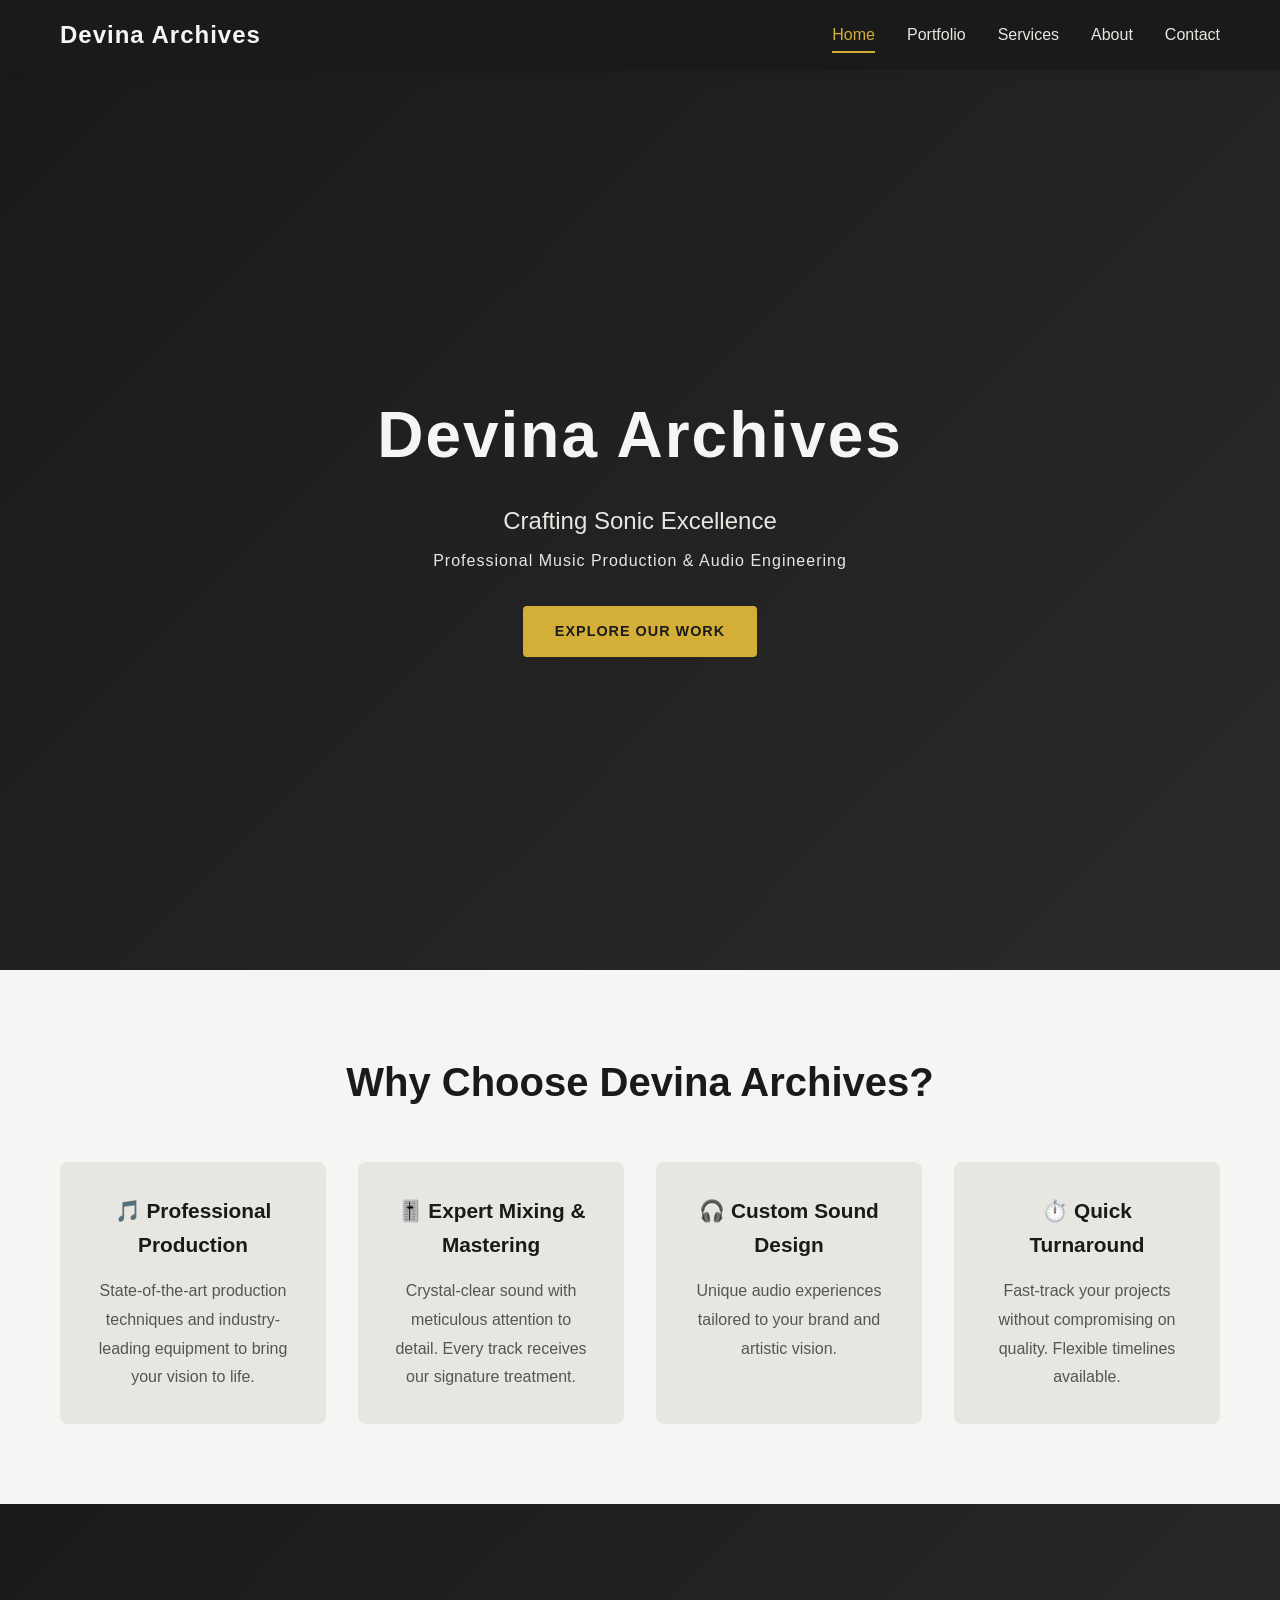
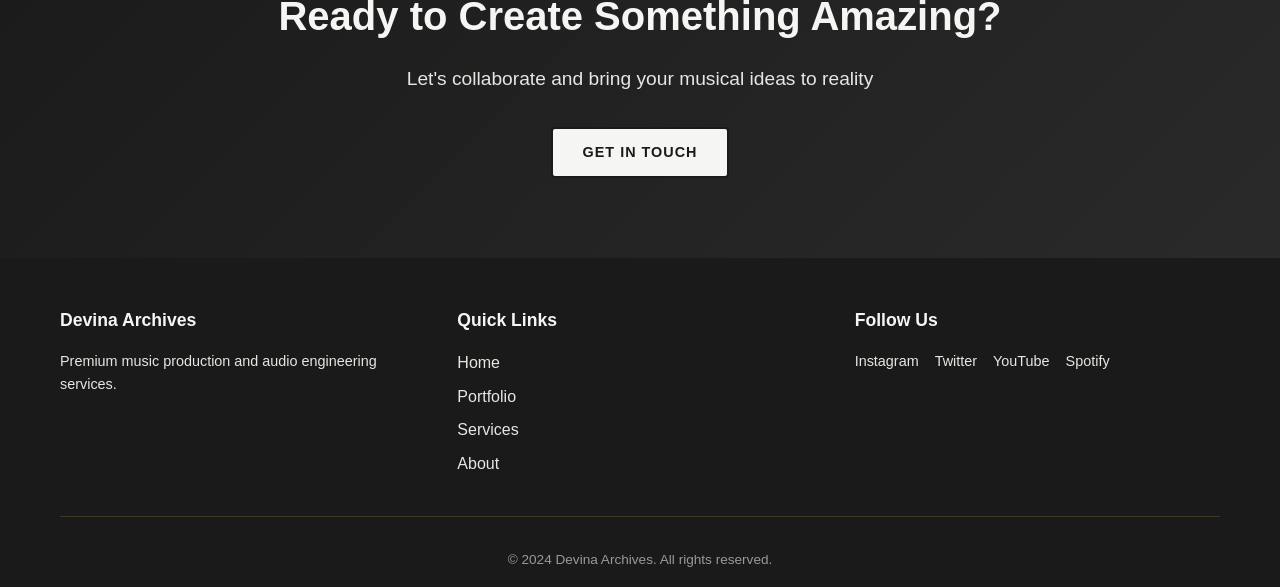
<file: index.html>
<!DOCTYPE html>
<html lang="en">
<head>
    <meta charset="UTF-8">
    <meta name="viewport" content="width=device-width, initial-scale=1.0">
    <title>Devina Archives - Music Production Company</title>
    <link rel="stylesheet" href="style.css">
</head>
<body>
    <!-- Navigation -->
    <nav class="navbar">
        <div class="container">
            <div class="nav-brand">Devina Archives</div>
            <ul class="nav-links">
                <li><a href="index.html" class="active">Home</a></li>
                <li><a href="portfolio.html">Portfolio</a></li>
                <li><a href="services.html">Services</a></li>
                <li><a href="about.html">About</a></li>
                <li><a href="contact.html">Contact</a></li>
            </ul>
        </div>
    </nav>

    <!-- Hero Section -->
    <section class="hero">
        <div class="hero-content">
            <h1>Devina Archives</h1>
            <p>Crafting Sonic Excellence</p>
            <p class="hero-subtitle">Professional Music Production & Audio Engineering</p>
            <a href="portfolio.html" class="btn btn-primary">Explore Our Work</a>
        </div>
    </section>

    <!-- Featured Section -->
    <section class="featured">
        <div class="container">
            <h2>Why Choose Devina Archives?</h2>
            <div class="features-grid">
                <div class="feature-card">
                    <h3>🎵 Professional Production</h3>
                    <p>State-of-the-art production techniques and industry-leading equipment to bring your vision to life.</p>
                </div>
                <div class="feature-card">
                    <h3>🎚️ Expert Mixing & Mastering</h3>
                    <p>Crystal-clear sound with meticulous attention to detail. Every track receives our signature treatment.</p>
                </div>
                <div class="feature-card">
                    <h3>🎧 Custom Sound Design</h3>
                    <p>Unique audio experiences tailored to your brand and artistic vision.</p>
                </div>
                <div class="feature-card">
                    <h3>⏱️ Quick Turnaround</h3>
                    <p>Fast-track your projects without compromising on quality. Flexible timelines available.</p>
                </div>
            </div>
        </div>
    </section>

    <!-- Call to Action -->
    <section class="cta">
        <div class="container">
            <h2>Ready to Create Something Amazing?</h2>
            <p>Let's collaborate and bring your musical ideas to reality</p>
            <a href="contact.html" class="btn btn-secondary">Get In Touch</a>
        </div>
    </section>

    <!-- Footer -->
    <footer class="footer">
        <div class="container">
            <div class="footer-content">
                <div class="footer-section">
                    <h4>Devina Archives</h4>
                    <p>Premium music production and audio engineering services.</p>
                </div>
                <div class="footer-section">
                    <h4>Quick Links</h4>
                    <ul>
                        <li><a href="index.html">Home</a></li>
                        <li><a href="portfolio.html">Portfolio</a></li>
                        <li><a href="services.html">Services</a></li>
                        <li><a href="about.html">About</a></li>
                    </ul>
                </div>
                <div class="footer-section">
                    <h4>Follow Us</h4>
                    <div class="social-links">
                        <a href="#" class="social-link">Instagram</a>
                        <a href="#" class="social-link">Twitter</a>
                        <a href="#" class="social-link">YouTube</a>
                        <a href="#" class="social-link">Spotify</a>
                    </div>
                </div>
            </div>
            <div class="footer-bottom">
                <p>&copy; 2024 Devina Archives. All rights reserved.</p>
            </div>
        </div>
    </footer>

    <script src="script.js"></script>
</body>
</html>
</file>
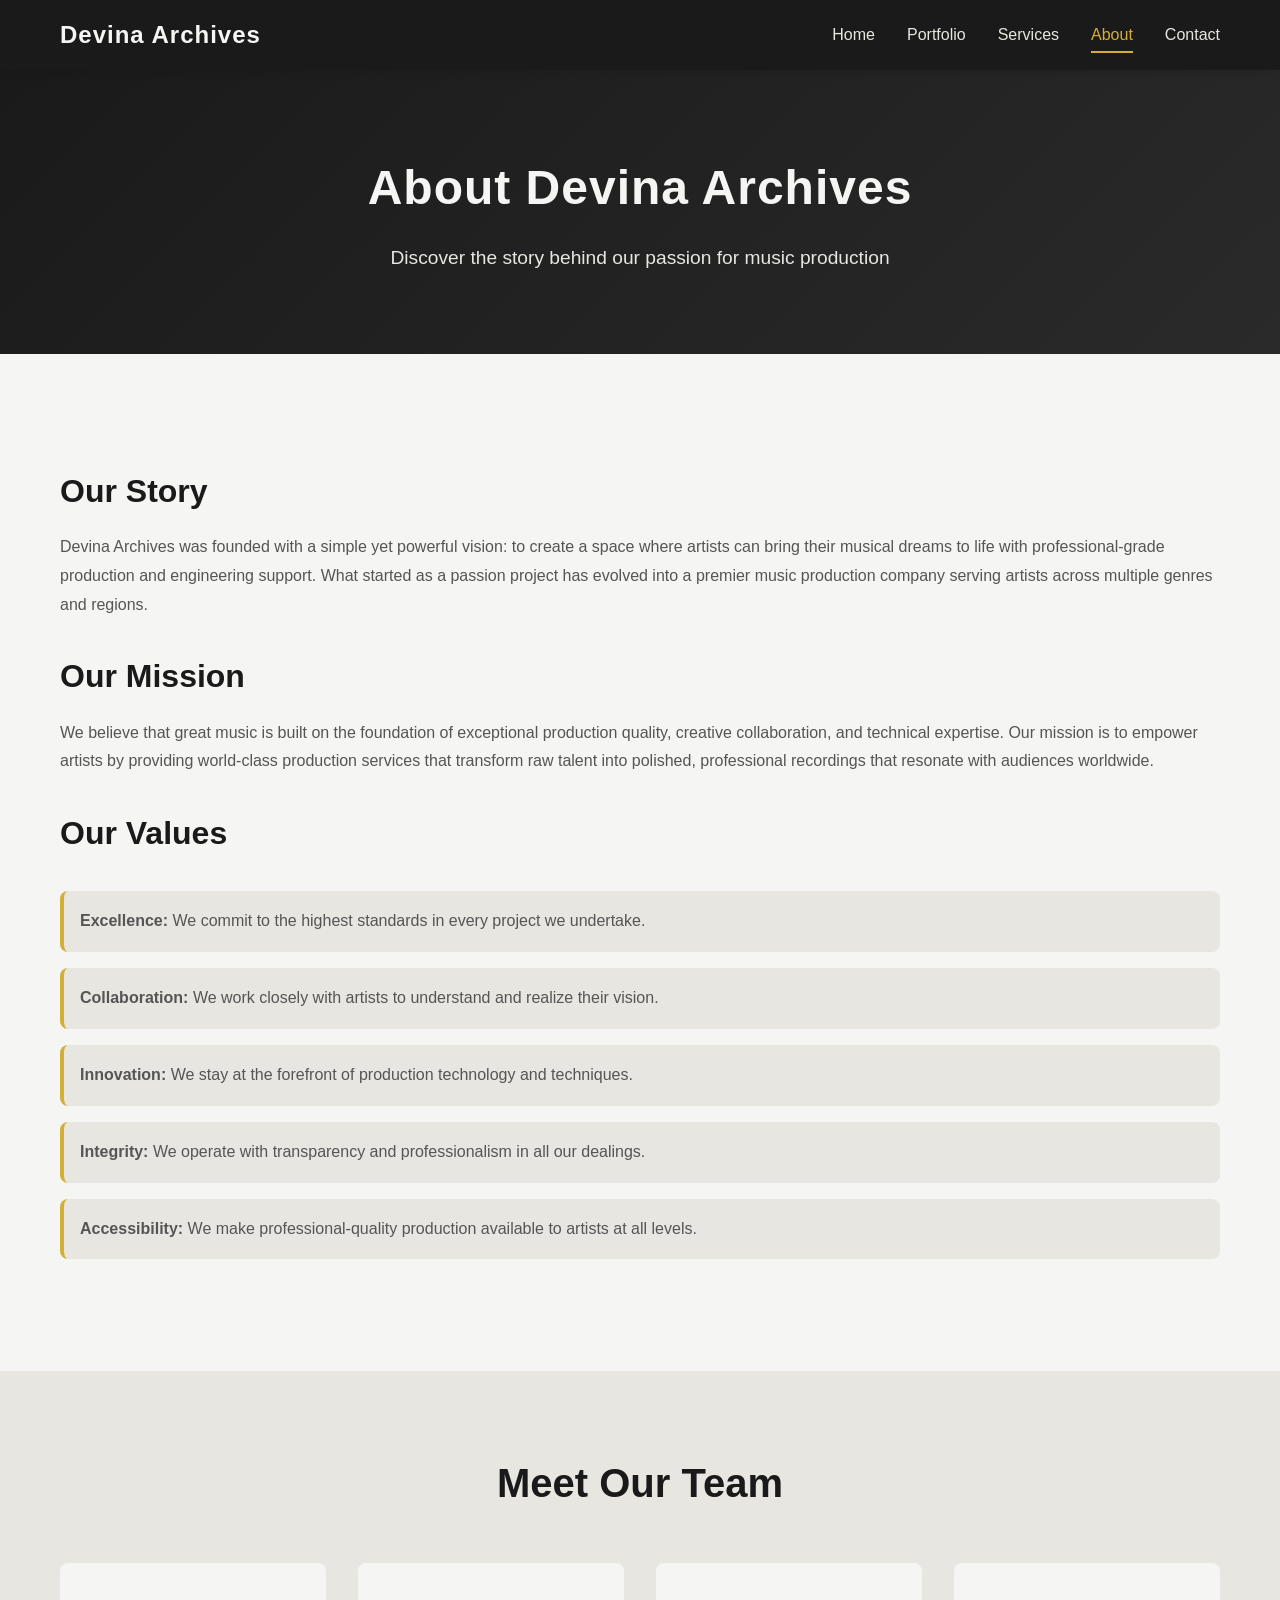
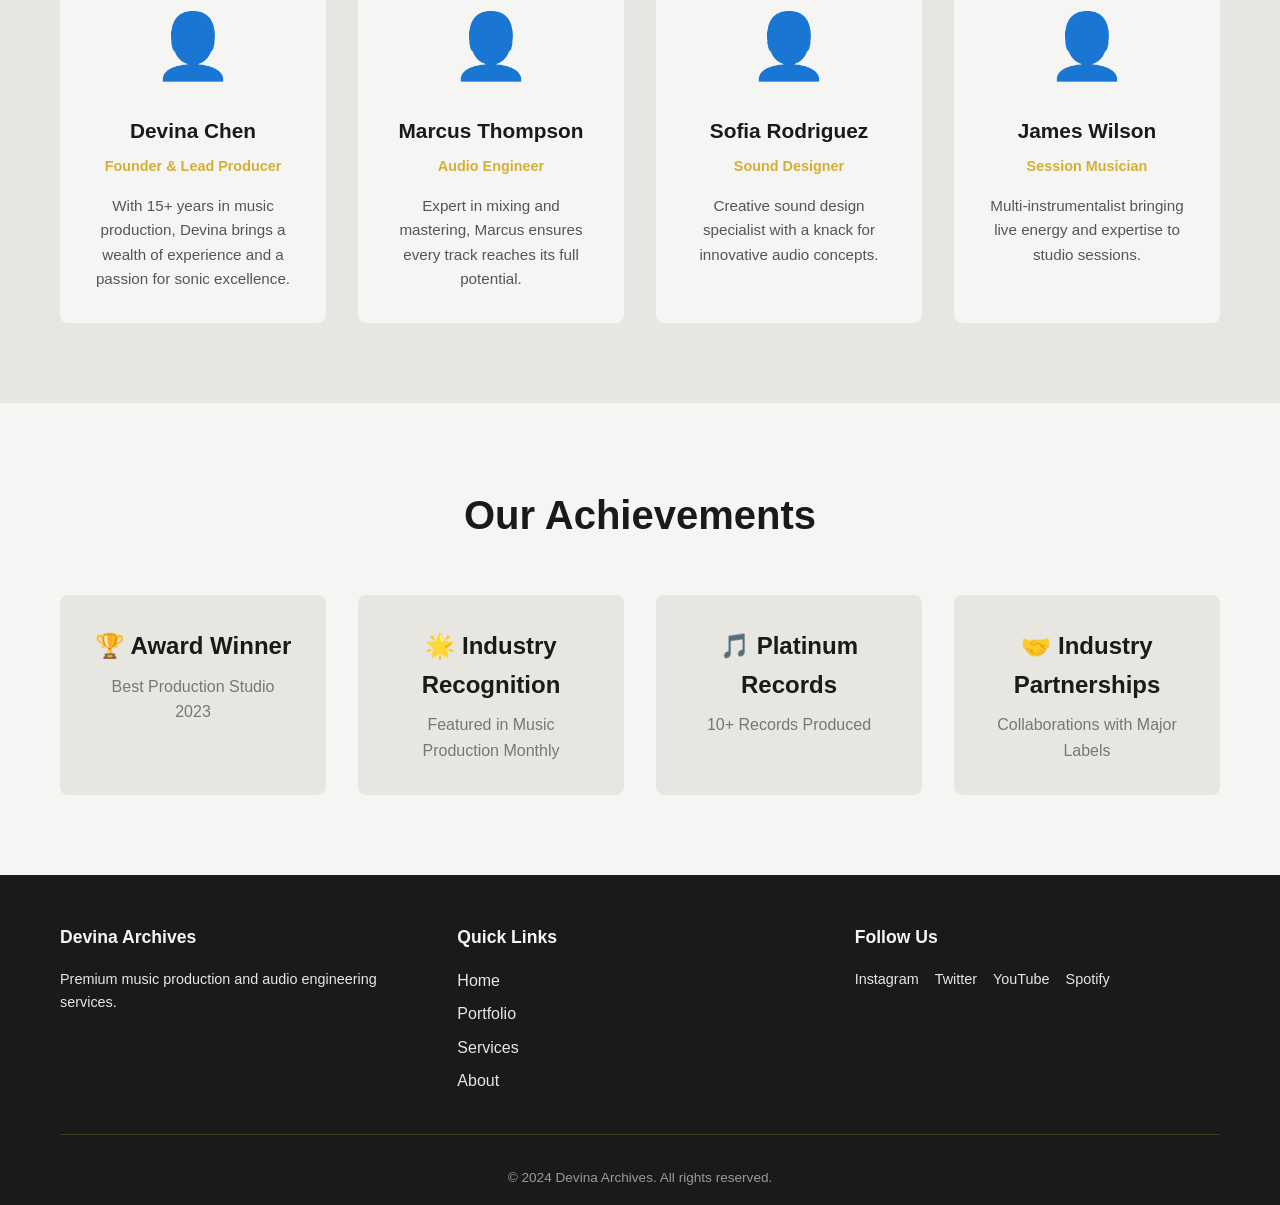
<file: about.html>
<!DOCTYPE html>
<html lang="en">
<head>
    <meta charset="UTF-8">
    <meta name="viewport" content="width=device-width, initial-scale=1.0">
    <title>About - Devina Archives</title>
    <link rel="stylesheet" href="style.css">
</head>
<body>
    <!-- Navigation -->
    <nav class="navbar">
        <div class="container">
            <div class="nav-brand">Devina Archives</div>
            <ul class="nav-links">
                <li><a href="index.html">Home</a></li>
                <li><a href="portfolio.html">Portfolio</a></li>
                <li><a href="services.html">Services</a></li>
                <li><a href="about.html" class="active">About</a></li>
                <li><a href="contact.html">Contact</a></li>
            </ul>
        </div>
    </nav>

    <!-- Page Header -->
    <section class="page-header">
        <div class="container">
            <h1>About Devina Archives</h1>
            <p>Discover the story behind our passion for music production</p>
        </div>
    </section>

    <!-- About Section -->
    <section class="about-section">
        <div class="container">
            <div class="about-content">
                <h2>Our Story</h2>
                <p>Devina Archives was founded with a simple yet powerful vision: to create a space where artists can bring their musical dreams to life with professional-grade production and engineering support. What started as a passion project has evolved into a premier music production company serving artists across multiple genres and regions.</p>
                
                <h2>Our Mission</h2>
                <p>We believe that great music is built on the foundation of exceptional production quality, creative collaboration, and technical expertise. Our mission is to empower artists by providing world-class production services that transform raw talent into polished, professional recordings that resonate with audiences worldwide.</p>

                <h2>Our Values</h2>
                <ul class="values-list">
                    <li><strong>Excellence:</strong> We commit to the highest standards in every project we undertake.</li>
                    <li><strong>Collaboration:</strong> We work closely with artists to understand and realize their vision.</li>
                    <li><strong>Innovation:</strong> We stay at the forefront of production technology and techniques.</li>
                    <li><strong>Integrity:</strong> We operate with transparency and professionalism in all our dealings.</li>
                    <li><strong>Accessibility:</strong> We make professional-quality production available to artists at all levels.</li>
                </ul>
            </div>
        </div>
    </section>

    <!-- Team Section -->
    <section class="team">
        <div class="container">
            <h2>Meet Our Team</h2>
            <div class="team-grid">
                <div class="team-member">
                    <div class="member-avatar">👤</div>
                    <h3>Devina Chen</h3>
                    <p class="member-title">Founder & Lead Producer</p>
                    <p class="member-bio">With 15+ years in music production, Devina brings a wealth of experience and a passion for sonic excellence.</p>
                </div>

                <div class="team-member">
                    <div class="member-avatar">👤</div>
                    <h3>Marcus Thompson</h3>
                    <p class="member-title">Audio Engineer</p>
                    <p class="member-bio">Expert in mixing and mastering, Marcus ensures every track reaches its full potential.</p>
                </div>

                <div class="team-member">
                    <div class="member-avatar">👤</div>
                    <h3>Sofia Rodriguez</h3>
                    <p class="member-title">Sound Designer</p>
                    <p class="member-bio">Creative sound design specialist with a knack for innovative audio concepts.</p>
                </div>

                <div class="team-member">
                    <div class="member-avatar">👤</div>
                    <h3>James Wilson</h3>
                    <p class="member-title">Session Musician</p>
                    <p class="member-bio">Multi-instrumentalist bringing live energy and expertise to studio sessions.</p>
                </div>
            </div>
        </div>
    </section>

    <!-- Achievements Section -->
    <section class="achievements">
        <div class="container">
            <h2>Our Achievements</h2>
            <div class="achievements-grid">
                <div class="achievement">
                    <h3>🏆 Award Winner</h3>
                    <p>Best Production Studio 2023</p>
                </div>
                <div class="achievement">
                    <h3>🌟 Industry Recognition</h3>
                    <p>Featured in Music Production Monthly</p>
                </div>
                <div class="achievement">
                    <h3>🎵 Platinum Records</h3>
                    <p>10+ Records Produced</p>
                </div>
                <div class="achievement">
                    <h3>🤝 Industry Partnerships</h3>
                    <p>Collaborations with Major Labels</p>
                </div>
            </div>
        </div>
    </section>

    <!-- Footer -->
    <footer class="footer">
        <div class="container">
            <div class="footer-content">
                <div class="footer-section">
                    <h4>Devina Archives</h4>
                    <p>Premium music production and audio engineering services.</p>
                </div>
                <div class="footer-section">
                    <h4>Quick Links</h4>
                    <ul>
                        <li><a href="index.html">Home</a></li>
                        <li><a href="portfolio.html">Portfolio</a></li>
                        <li><a href="services.html">Services</a></li>
                        <li><a href="about.html">About</a></li>
                    </ul>
                </div>
                <div class="footer-section">
                    <h4>Follow Us</h4>
                    <div class="social-links">
                        <a href="#" class="social-link">Instagram</a>
                        <a href="#" class="social-link">Twitter</a>
                        <a href="#" class="social-link">YouTube</a>
                        <a href="#" class="social-link">Spotify</a>
                    </div>
                </div>
            </div>
            <div class="footer-bottom">
                <p>&copy; 2024 Devina Archives. All rights reserved.</p>
            </div>
        </div>
    </footer>

    <script src="script.js"></script>
</body>
</html>
</file>
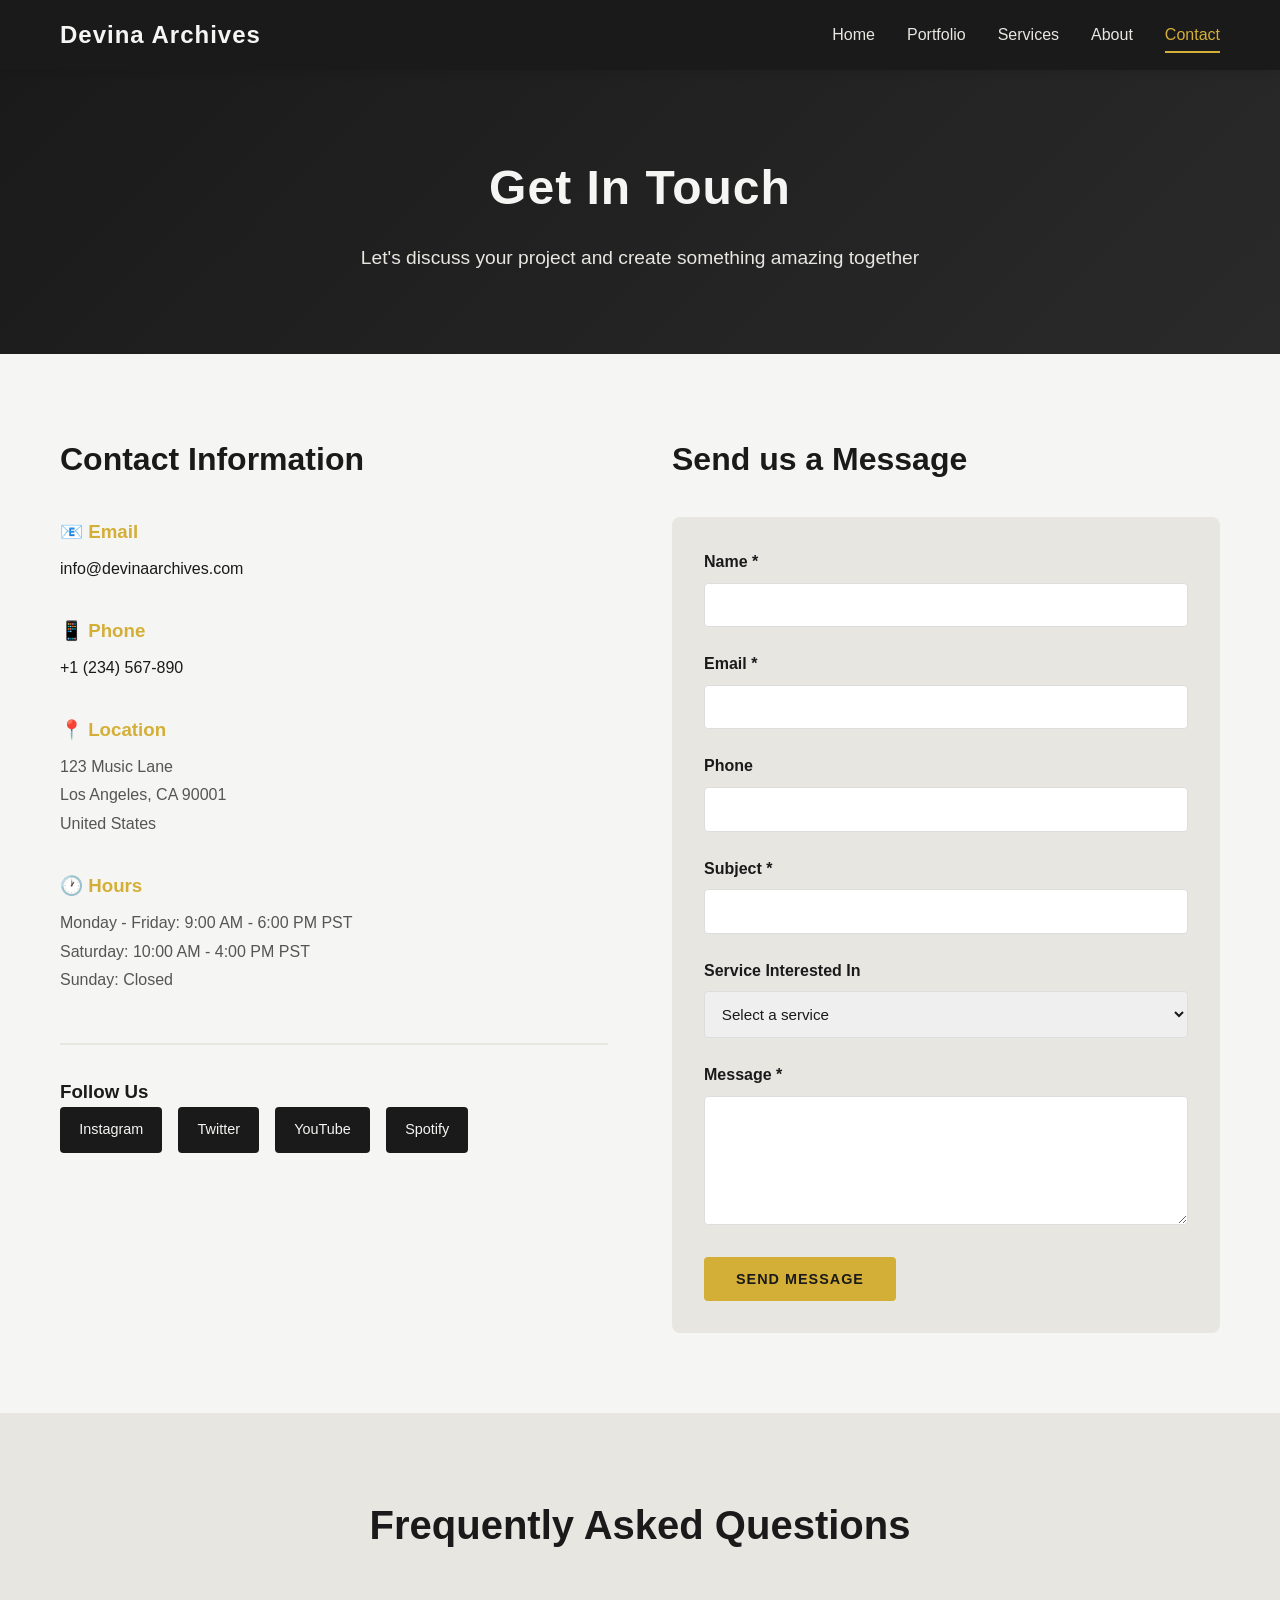
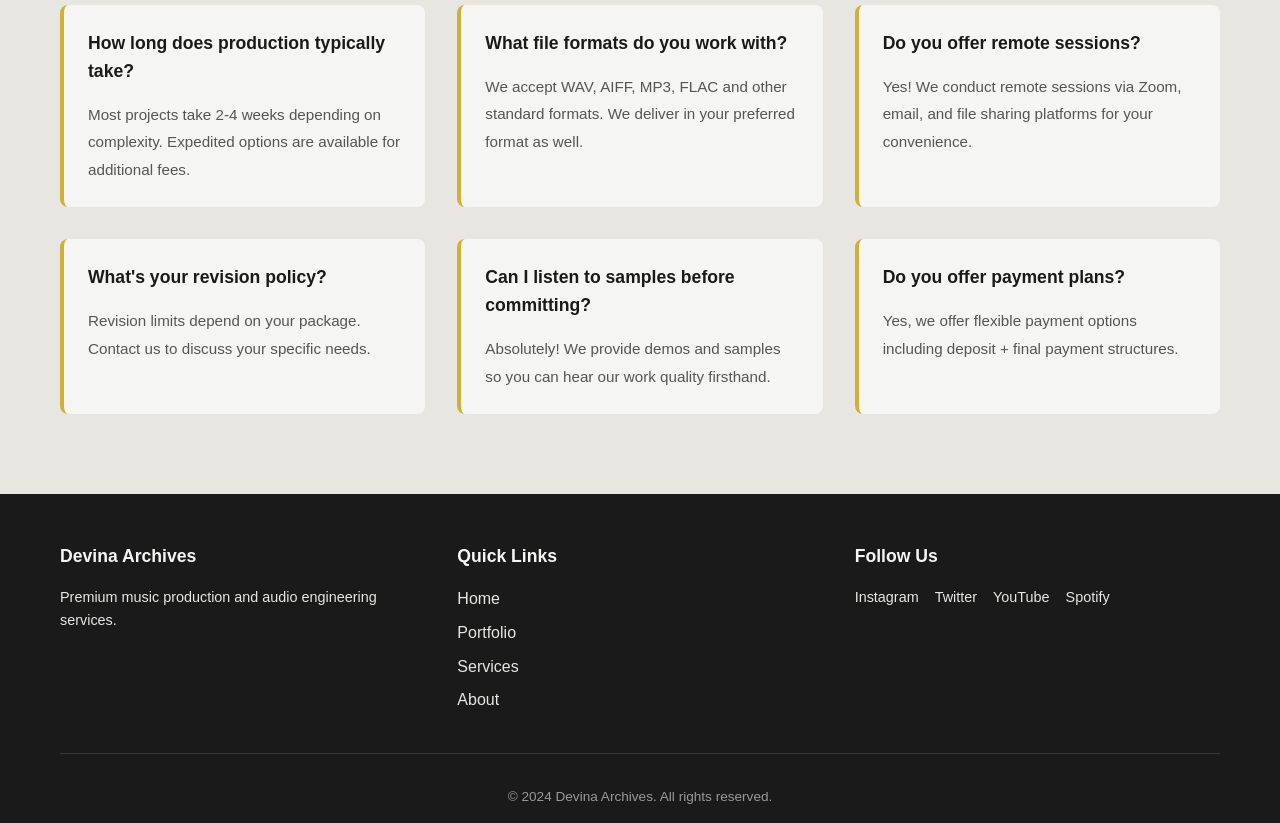
<file: contact.html>
<!DOCTYPE html>
<html lang="en">
<head>
    <meta charset="UTF-8">
    <meta name="viewport" content="width=device-width, initial-scale=1.0">
    <title>Contact - Devina Archives</title>
    <link rel="stylesheet" href="style.css">
</head>
<body>
    <!-- Navigation -->
    <nav class="navbar">
        <div class="container">
            <div class="nav-brand">Devina Archives</div>
            <ul class="nav-links">
                <li><a href="index.html">Home</a></li>
                <li><a href="portfolio.html">Portfolio</a></li>
                <li><a href="services.html">Services</a></li>
                <li><a href="about.html">About</a></li>
                <li><a href="contact.html" class="active">Contact</a></li>
            </ul>
        </div>
    </nav>

    <!-- Page Header -->
    <section class="page-header">
        <div class="container">
            <h1>Get In Touch</h1>
            <p>Let's discuss your project and create something amazing together</p>
        </div>
    </section>

    <!-- Contact Section -->
    <section class="contact-section">
        <div class="container">
            <div class="contact-content">
                <div class="contact-info">
                    <h2>Contact Information</h2>
                    
                    <div class="info-item">
                        <h3>📧 Email</h3>
                        <p><a href="mailto:info@devinaarchives.com">info@devinaarchives.com</a></p>
                    </div>

                    <div class="info-item">
                        <h3>📱 Phone</h3>
                        <p><a href="tel:+1234567890">+1 (234) 567-890</a></p>
                    </div>

                    <div class="info-item">
                        <h3>📍 Location</h3>
                        <p>123 Music Lane<br>Los Angeles, CA 90001<br>United States</p>
                    </div>

                    <div class="info-item">
                        <h3>🕐 Hours</h3>
                        <p>Monday - Friday: 9:00 AM - 6:00 PM PST<br>Saturday: 10:00 AM - 4:00 PM PST<br>Sunday: Closed</p>
                    </div>

                    <div class="social-section">
                        <h3>Follow Us</h3>
                        <div class="social-icons">
                            <a href="#" class="social-icon">Instagram</a>
                            <a href="#" class="social-icon">Twitter</a>
                            <a href="#" class="social-icon">YouTube</a>
                            <a href="#" class="social-icon">Spotify</a>
                        </div>
                    </div>
                </div>

                <div class="contact-form">
                    <h2>Send us a Message</h2>
                    <form id="contactForm" class="form">
                        <div class="form-group">
                            <label for="name">Name *</label>
                            <input type="text" id="name" name="name" required>
                        </div>

                        <div class="form-group">
                            <label for="email">Email *</label>
                            <input type="email" id="email" name="email" required>
                        </div>

                        <div class="form-group">
                            <label for="phone">Phone</label>
                            <input type="tel" id="phone" name="phone">
                        </div>

                        <div class="form-group">
                            <label for="subject">Subject *</label>
                            <input type="text" id="subject" name="subject" required>
                        </div>

                        <div class="form-group">
                            <label for="service">Service Interested In</label>
                            <select id="service" name="service">
                                <option value="">Select a service</option>
                                <option value="mixing-mastering">Mixing & Mastering</option>
                                <option value="music-production">Music Production</option>
                                <option value="sound-design">Sound Design</option>
                                <option value="vocal-production">Vocal Production</option>
                                <option value="beat-production">Beat Production</option>
                                <option value="audio-engineering">Audio Engineering</option>
                            </select>
                        </div>

                        <div class="form-group">
                            <label for="message">Message *</label>
                            <textarea id="message" name="message" rows="6" required></textarea>
                        </div>

                        <button type="submit" class="btn btn-primary">Send Message</button>
                    </form>
                    <div id="formMessage" class="form-message"></div>
                </div>
            </div>
        </div>
    </section>

    <!-- FAQ Section -->
    <section class="faq">
        <div class="container">
            <h2>Frequently Asked Questions</h2>
            <div class="faq-grid">
                <div class="faq-item">
                    <h3>How long does production typically take?</h3>
                    <p>Most projects take 2-4 weeks depending on complexity. Expedited options are available for additional fees.</p>
                </div>

                <div class="faq-item">
                    <h3>What file formats do you work with?</h3>
                    <p>We accept WAV, AIFF, MP3, FLAC and other standard formats. We deliver in your preferred format as well.</p>
                </div>

                <div class="faq-item">
                    <h3>Do you offer remote sessions?</h3>
                    <p>Yes! We conduct remote sessions via Zoom, email, and file sharing platforms for your convenience.</p>
                </div>

                <div class="faq-item">
                    <h3>What's your revision policy?</h3>
                    <p>Revision limits depend on your package. Contact us to discuss your specific needs.</p>
                </div>

                <div class="faq-item">
                    <h3>Can I listen to samples before committing?</h3>
                    <p>Absolutely! We provide demos and samples so you can hear our work quality firsthand.</p>
                </div>

                <div class="faq-item">
                    <h3>Do you offer payment plans?</h3>
                    <p>Yes, we offer flexible payment options including deposit + final payment structures.</p>
                </div>
            </div>
        </div>
    </section>

    <!-- Footer -->
    <footer class="footer">
        <div class="container">
            <div class="footer-content">
                <div class="footer-section">
                    <h4>Devina Archives</h4>
                    <p>Premium music production and audio engineering services.</p>
                </div>
                <div class="footer-section">
                    <h4>Quick Links</h4>
                    <ul>
                        <li><a href="index.html">Home</a></li>
                        <li><a href="portfolio.html">Portfolio</a></li>
                        <li><a href="services.html">Services</a></li>
                        <li><a href="about.html">About</a></li>
                    </ul>
                </div>
                <div class="footer-section">
                    <h4>Follow Us</h4>
                    <div class="social-links">
                        <a href="#" class="social-link">Instagram</a>
                        <a href="#" class="social-link">Twitter</a>
                        <a href="#" class="social-link">YouTube</a>
                        <a href="#" class="social-link">Spotify</a>
                    </div>
                </div>
            </div>
            <div class="footer-bottom">
                <p>&copy; 2024 Devina Archives. All rights reserved.</p>
            </div>
        </div>
    </footer>

    <script src="script.js"></script>
</body>
</html>
</file>
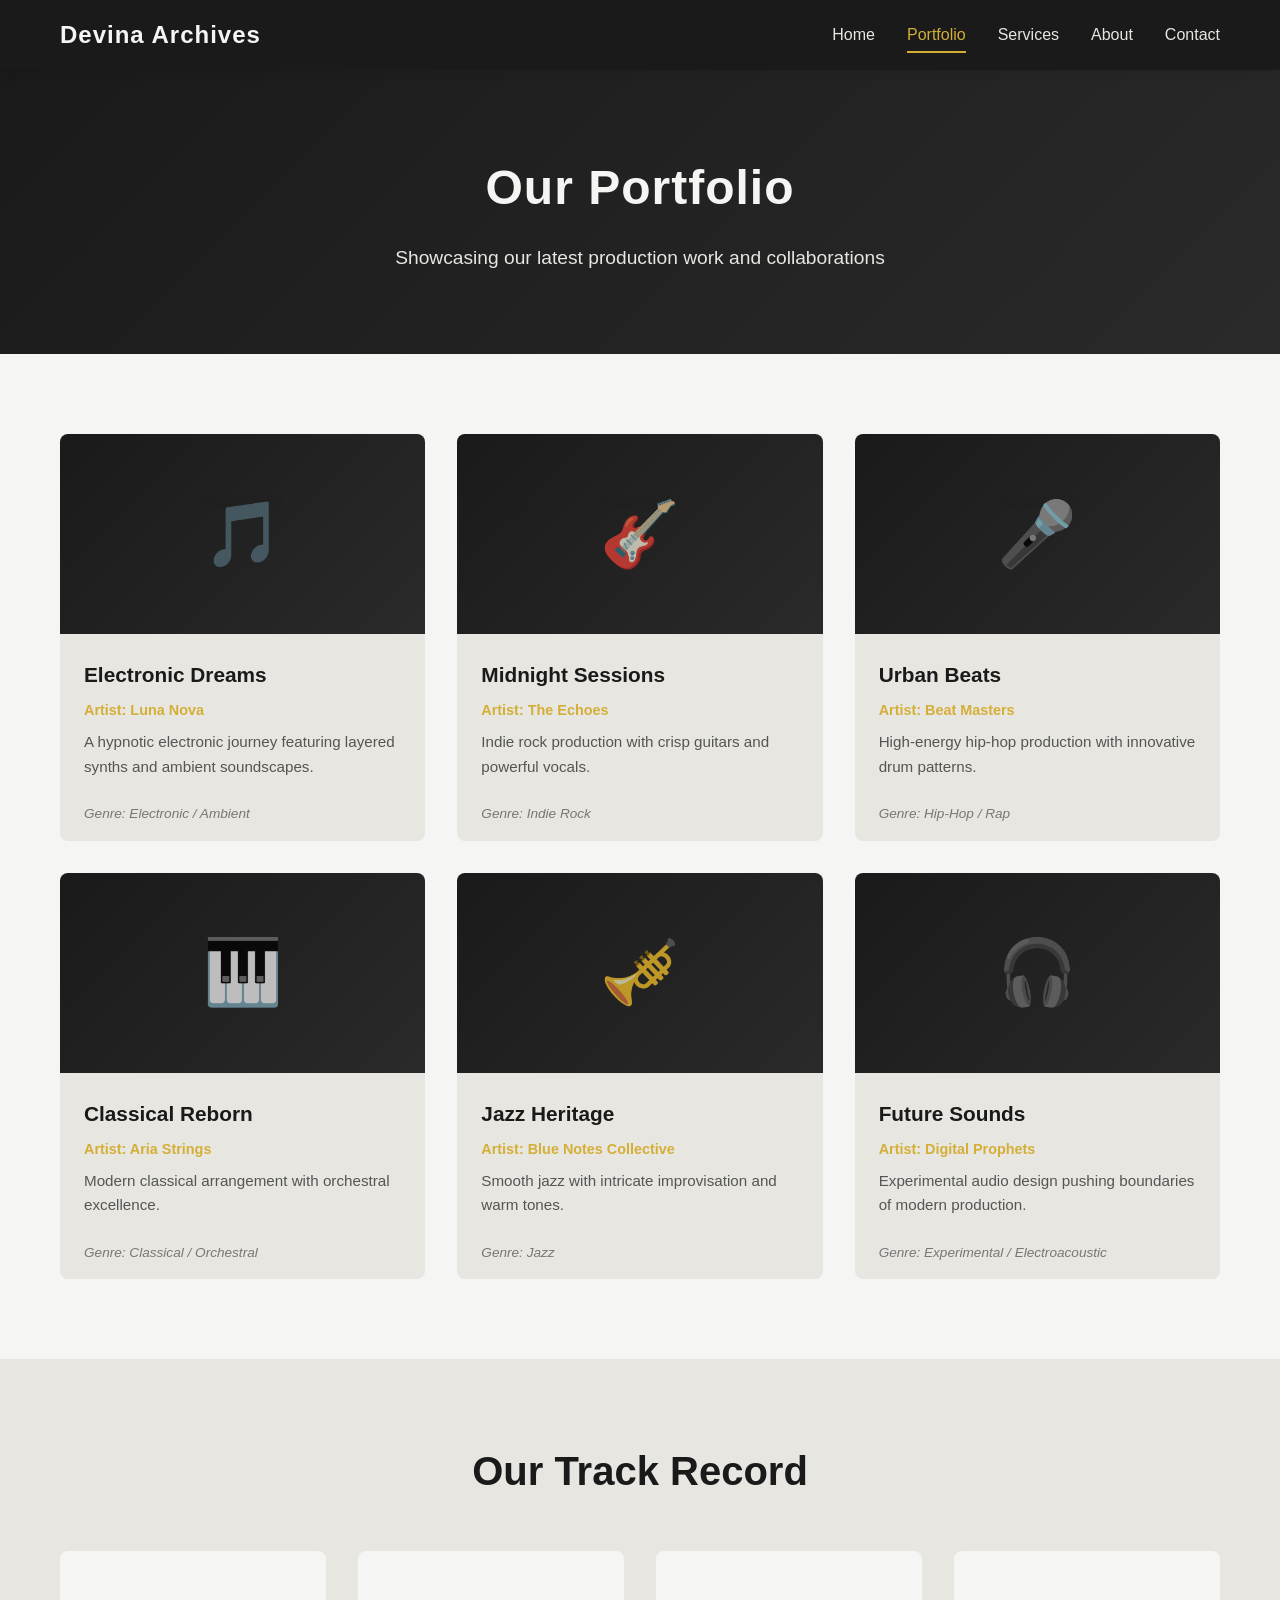
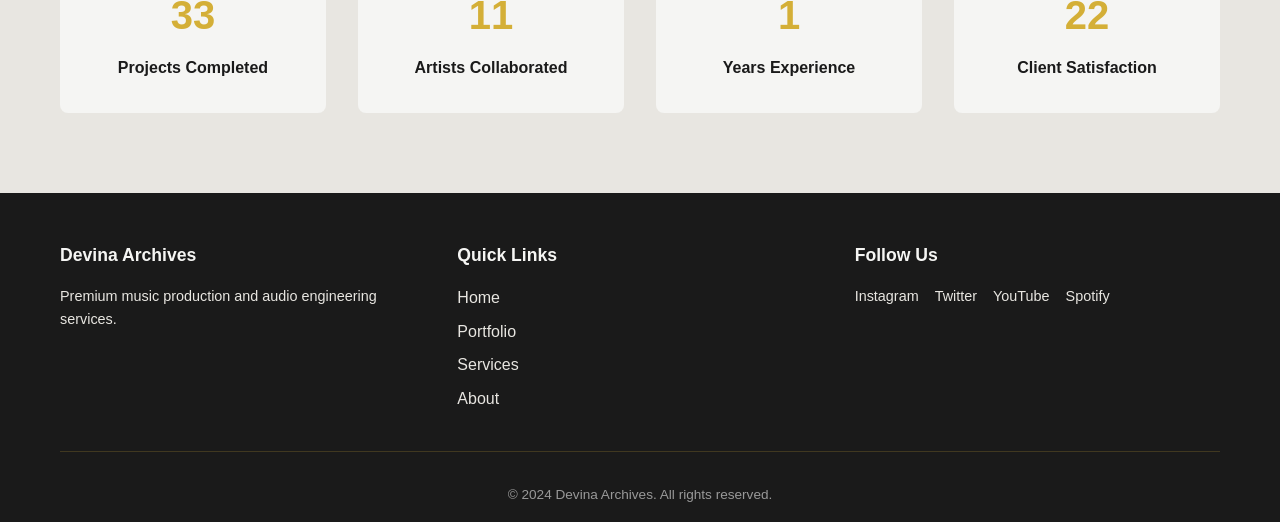
<file: portfolio.html>
<!DOCTYPE html>
<html lang="en">
<head>
    <meta charset="UTF-8">
    <meta name="viewport" content="width=device-width, initial-scale=1.0">
    <title>Portfolio - Devina Archives</title>
    <link rel="stylesheet" href="style.css">
</head>
<body>
    <!-- Navigation -->
    <nav class="navbar">
        <div class="container">
            <div class="nav-brand">Devina Archives</div>
            <ul class="nav-links">
                <li><a href="index.html">Home</a></li>
                <li><a href="portfolio.html" class="active">Portfolio</a></li>
                <li><a href="services.html">Services</a></li>
                <li><a href="about.html">About</a></li>
                <li><a href="contact.html">Contact</a></li>
            </ul>
        </div>
    </nav>

    <!-- Page Header -->
    <section class="page-header">
        <div class="container">
            <h1>Our Portfolio</h1>
            <p>Showcasing our latest production work and collaborations</p>
        </div>
    </section>

    <!-- Portfolio Section -->
    <section class="portfolio">
        <div class="container">
            <div class="portfolio-grid">
                <div class="portfolio-item">
                    <div class="portfolio-image">
                        <div class="placeholder-image">🎵</div>
                    </div>
                    <h3>Electronic Dreams</h3>
                    <p class="portfolio-artist">Artist: Luna Nova</p>
                    <p class="portfolio-description">A hypnotic electronic journey featuring layered synths and ambient soundscapes.</p>
                    <p class="portfolio-genre">Genre: Electronic / Ambient</p>
                </div>

                <div class="portfolio-item">
                    <div class="portfolio-image">
                        <div class="placeholder-image">🎸</div>
                    </div>
                    <h3>Midnight Sessions</h3>
                    <p class="portfolio-artist">Artist: The Echoes</p>
                    <p class="portfolio-description">Indie rock production with crisp guitars and powerful vocals.</p>
                    <p class="portfolio-genre">Genre: Indie Rock</p>
                </div>

                <div class="portfolio-item">
                    <div class="portfolio-image">
                        <div class="placeholder-image">🎤</div>
                    </div>
                    <h3>Urban Beats</h3>
                    <p class="portfolio-artist">Artist: Beat Masters</p>
                    <p class="portfolio-description">High-energy hip-hop production with innovative drum patterns.</p>
                    <p class="portfolio-genre">Genre: Hip-Hop / Rap</p>
                </div>

                <div class="portfolio-item">
                    <div class="portfolio-image">
                        <div class="placeholder-image">🎹</div>
                    </div>
                    <h3>Classical Reborn</h3>
                    <p class="portfolio-artist">Artist: Aria Strings</p>
                    <p class="portfolio-description">Modern classical arrangement with orchestral excellence.</p>
                    <p class="portfolio-genre">Genre: Classical / Orchestral</p>
                </div>

                <div class="portfolio-item">
                    <div class="portfolio-image">
                        <div class="placeholder-image">🎺</div>
                    </div>
                    <h3>Jazz Heritage</h3>
                    <p class="portfolio-artist">Artist: Blue Notes Collective</p>
                    <p class="portfolio-description">Smooth jazz with intricate improvisation and warm tones.</p>
                    <p class="portfolio-genre">Genre: Jazz</p>
                </div>

                <div class="portfolio-item">
                    <div class="portfolio-image">
                        <div class="placeholder-image">🎧</div>
                    </div>
                    <h3>Future Sounds</h3>
                    <p class="portfolio-artist">Artist: Digital Prophets</p>
                    <p class="portfolio-description">Experimental audio design pushing boundaries of modern production.</p>
                    <p class="portfolio-genre">Genre: Experimental / Electroacoustic</p>
                </div>
            </div>
        </div>
    </section>

    <!-- Stats Section -->
    <section class="stats">
        <div class="container">
            <h2>Our Track Record</h2>
            <div class="stats-grid">
                <div class="stat-card">
                    <h3>150+</h3>
                    <p>Projects Completed</p>
                </div>
                <div class="stat-card">
                    <h3>50+</h3>
                    <p>Artists Collaborated</p>
                </div>
                <div class="stat-card">
                    <h3>8+</h3>
                    <p>Years Experience</p>
                </div>
                <div class="stat-card">
                    <h3>100%</h3>
                    <p>Client Satisfaction</p>
                </div>
            </div>
        </div>
    </section>

    <!-- Footer -->
    <footer class="footer">
        <div class="container">
            <div class="footer-content">
                <div class="footer-section">
                    <h4>Devina Archives</h4>
                    <p>Premium music production and audio engineering services.</p>
                </div>
                <div class="footer-section">
                    <h4>Quick Links</h4>
                    <ul>
                        <li><a href="index.html">Home</a></li>
                        <li><a href="portfolio.html">Portfolio</a></li>
                        <li><a href="services.html">Services</a></li>
                        <li><a href="about.html">About</a></li>
                    </ul>
                </div>
                <div class="footer-section">
                    <h4>Follow Us</h4>
                    <div class="social-links">
                        <a href="#" class="social-link">Instagram</a>
                        <a href="#" class="social-link">Twitter</a>
                        <a href="#" class="social-link">YouTube</a>
                        <a href="#" class="social-link">Spotify</a>
                    </div>
                </div>
            </div>
            <div class="footer-bottom">
                <p>&copy; 2024 Devina Archives. All rights reserved.</p>
            </div>
        </div>
    </footer>

    <script src="script.js"></script>
</body>
</html>
</file>
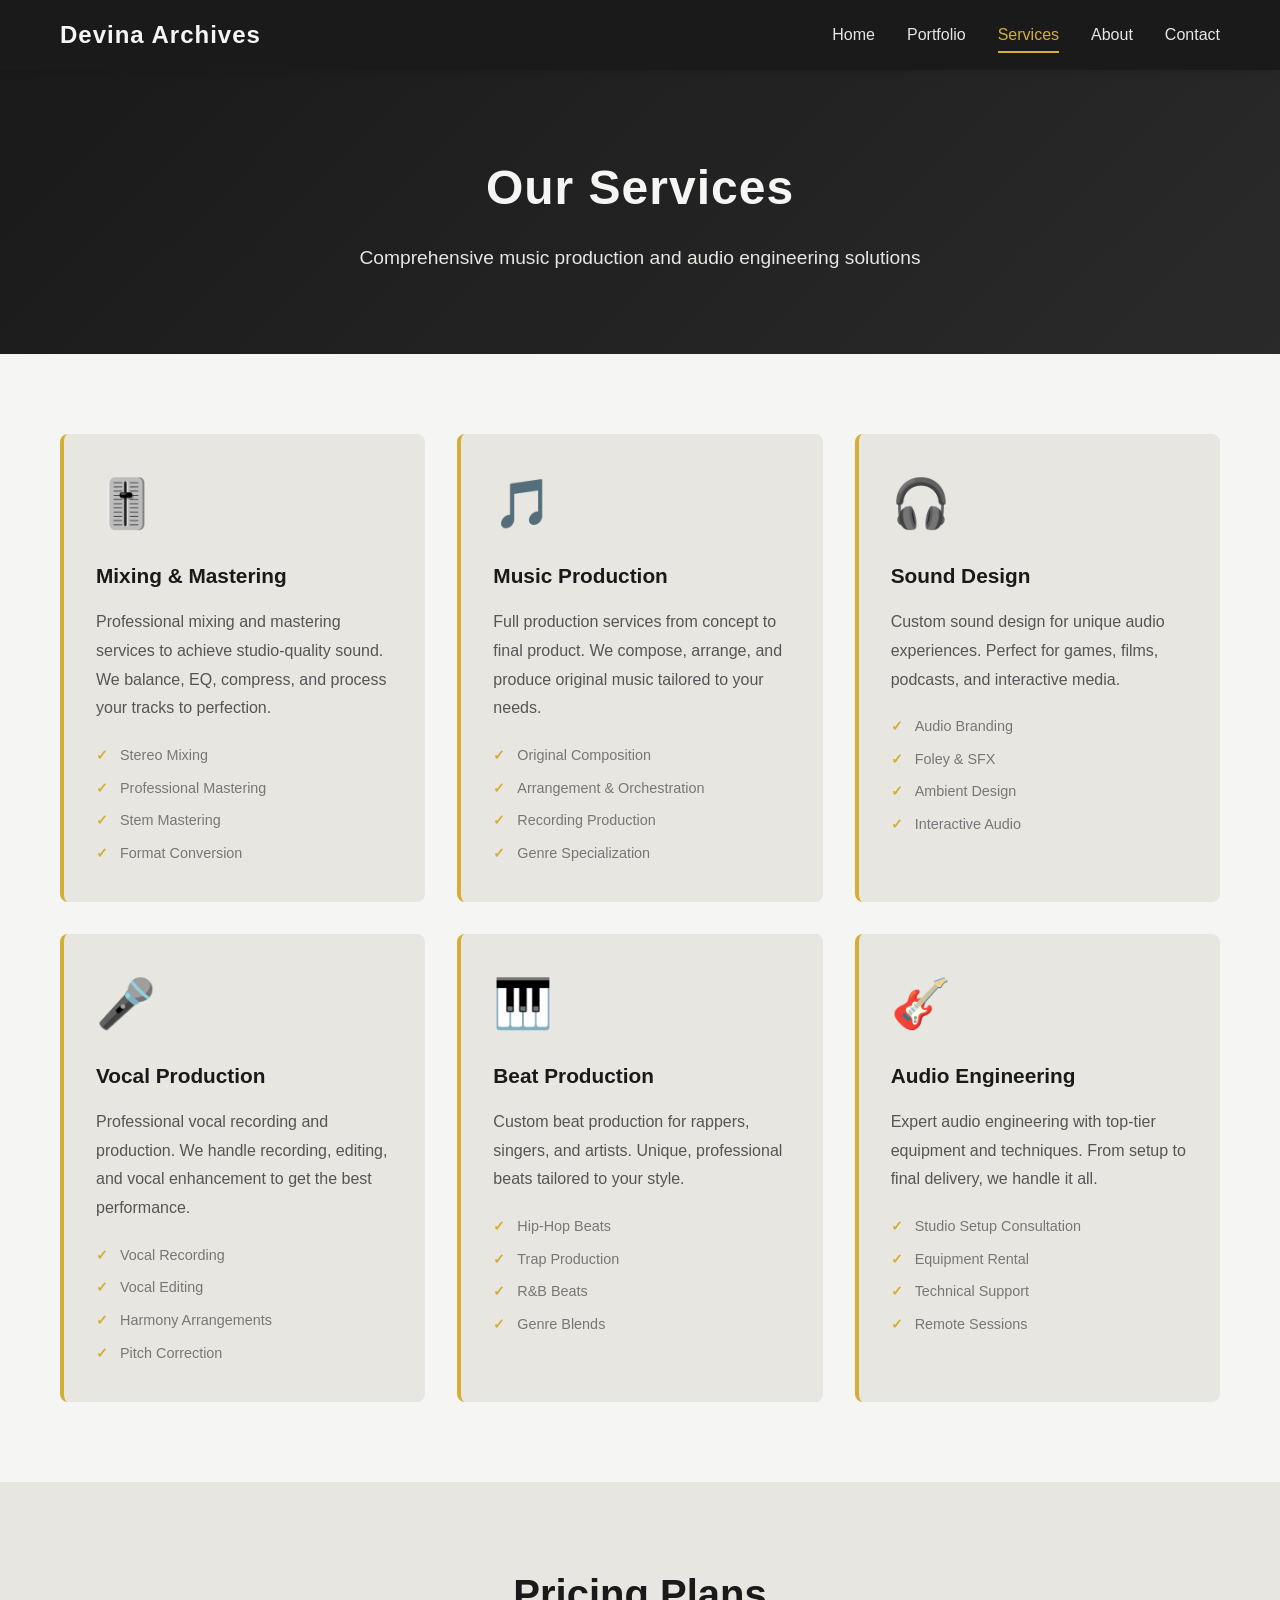
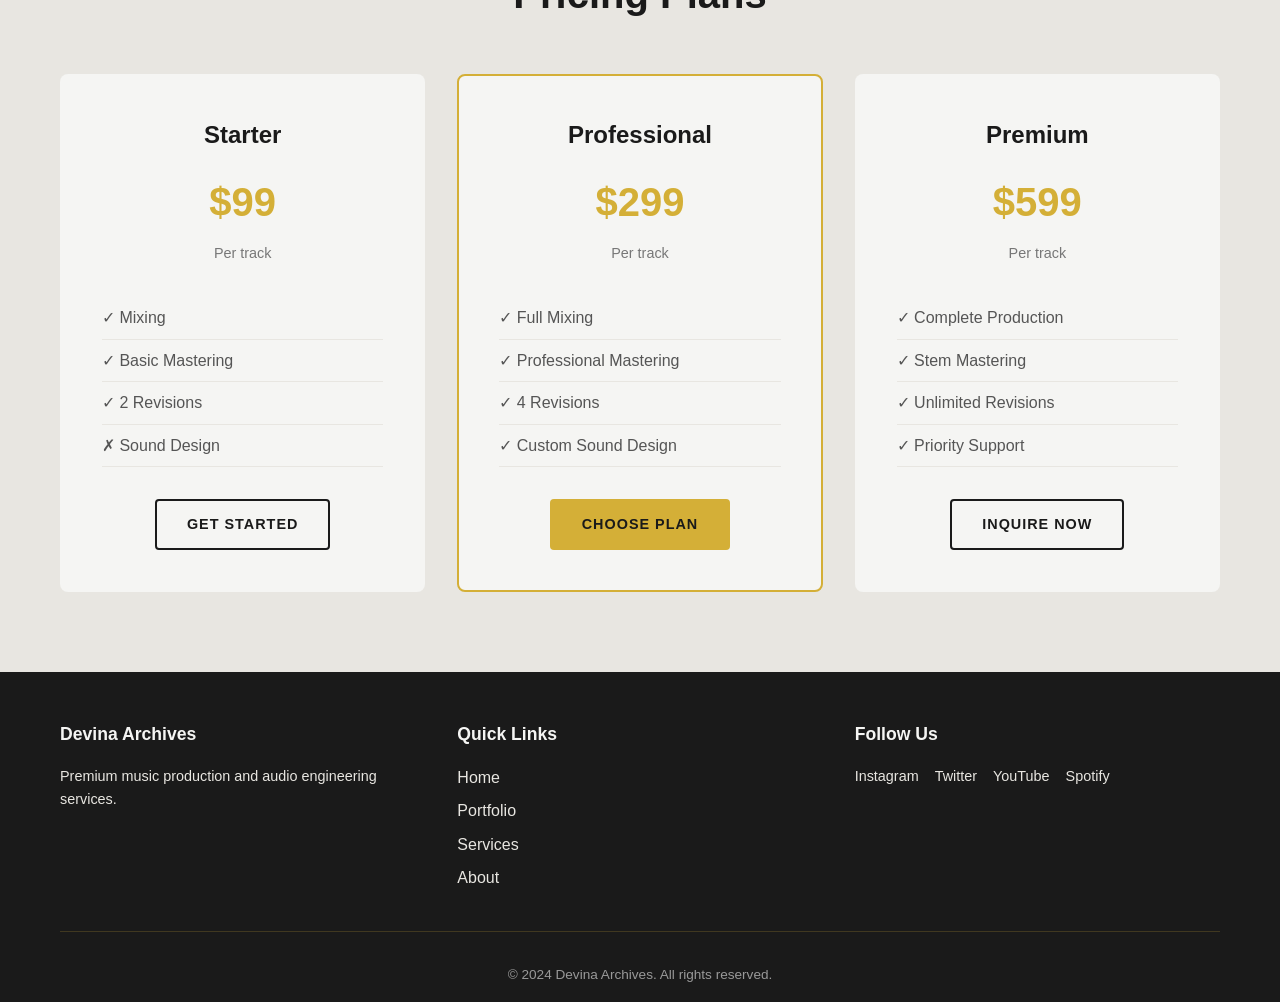
<file: services.html>
<!DOCTYPE html>
<html lang="en">
<head>
    <meta charset="UTF-8">
    <meta name="viewport" content="width=device-width, initial-scale=1.0">
    <title>Services - Devina Archives</title>
    <link rel="stylesheet" href="style.css">
</head>
<body>
    <!-- Navigation -->
    <nav class="navbar">
        <div class="container">
            <div class="nav-brand">Devina Archives</div>
            <ul class="nav-links">
                <li><a href="index.html">Home</a></li>
                <li><a href="portfolio.html">Portfolio</a></li>
                <li><a href="services.html" class="active">Services</a></li>
                <li><a href="about.html">About</a></li>
                <li><a href="contact.html">Contact</a></li>
            </ul>
        </div>
    </nav>

    <!-- Page Header -->
    <section class="page-header">
        <div class="container">
            <h1>Our Services</h1>
            <p>Comprehensive music production and audio engineering solutions</p>
        </div>
    </section>

    <!-- Services Section -->
    <section class="services">
        <div class="container">
            <div class="services-grid">
                <div class="service-card">
                    <div class="service-icon">🎚️</div>
                    <h3>Mixing & Mastering</h3>
                    <p>Professional mixing and mastering services to achieve studio-quality sound. We balance, EQ, compress, and process your tracks to perfection.</p>
                    <ul class="service-features">
                        <li>Stereo Mixing</li>
                        <li>Professional Mastering</li>
                        <li>Stem Mastering</li>
                        <li>Format Conversion</li>
                    </ul>
                </div>

                <div class="service-card">
                    <div class="service-icon">🎵</div>
                    <h3>Music Production</h3>
                    <p>Full production services from concept to final product. We compose, arrange, and produce original music tailored to your needs.</p>
                    <ul class="service-features">
                        <li>Original Composition</li>
                        <li>Arrangement & Orchestration</li>
                        <li>Recording Production</li>
                        <li>Genre Specialization</li>
                    </ul>
                </div>

                <div class="service-card">
                    <div class="service-icon">🎧</div>
                    <h3>Sound Design</h3>
                    <p>Custom sound design for unique audio experiences. Perfect for games, films, podcasts, and interactive media.</p>
                    <ul class="service-features">
                        <li>Audio Branding</li>
                        <li>Foley & SFX</li>
                        <li>Ambient Design</li>
                        <li>Interactive Audio</li>
                    </ul>
                </div>

                <div class="service-card">
                    <div class="service-icon">🎤</div>
                    <h3>Vocal Production</h3>
                    <p>Professional vocal recording and production. We handle recording, editing, and vocal enhancement to get the best performance.</p>
                    <ul class="service-features">
                        <li>Vocal Recording</li>
                        <li>Vocal Editing</li>
                        <li>Harmony Arrangements</li>
                        <li>Pitch Correction</li>
                    </ul>
                </div>

                <div class="service-card">
                    <div class="service-icon">🎹</div>
                    <h3>Beat Production</h3>
                    <p>Custom beat production for rappers, singers, and artists. Unique, professional beats tailored to your style.</p>
                    <ul class="service-features">
                        <li>Hip-Hop Beats</li>
                        <li>Trap Production</li>
                        <li>R&B Beats</li>
                        <li>Genre Blends</li>
                    </ul>
                </div>

                <div class="service-card">
                    <div class="service-icon">🎸</div>
                    <h3>Audio Engineering</h3>
                    <p>Expert audio engineering with top-tier equipment and techniques. From setup to final delivery, we handle it all.</p>
                    <ul class="service-features">
                        <li>Studio Setup Consultation</li>
                        <li>Equipment Rental</li>
                        <li>Technical Support</li>
                        <li>Remote Sessions</li>
                    </ul>
                </div>
            </div>
        </div>
    </section>

    <!-- Pricing Section -->
    <section class="pricing">
        <div class="container">
            <h2>Pricing Plans</h2>
            <div class="pricing-grid">
                <div class="pricing-card">
                    <h3>Starter</h3>
                    <p class="price">$99</p>
                    <p class="price-desc">Per track</p>
                    <ul class="pricing-features">
                        <li>✓ Mixing</li>
                        <li>✓ Basic Mastering</li>
                        <li>✓ 2 Revisions</li>
                        <li>✗ Sound Design</li>
                    </ul>
                    <a href="contact.html" class="btn btn-outline">Get Started</a>
                </div>

                <div class="pricing-card featured">
                    <h3>Professional</h3>
                    <p class="price">$299</p>
                    <p class="price-desc">Per track</p>
                    <ul class="pricing-features">
                        <li>✓ Full Mixing</li>
                        <li>✓ Professional Mastering</li>
                        <li>✓ 4 Revisions</li>
                        <li>✓ Custom Sound Design</li>
                    </ul>
                    <a href="contact.html" class="btn btn-primary">Choose Plan</a>
                </div>

                <div class="pricing-card">
                    <h3>Premium</h3>
                    <p class="price">$599</p>
                    <p class="price-desc">Per track</p>
                    <ul class="pricing-features">
                        <li>✓ Complete Production</li>
                        <li>✓ Stem Mastering</li>
                        <li>✓ Unlimited Revisions</li>
                        <li>✓ Priority Support</li>
                    </ul>
                    <a href="contact.html" class="btn btn-outline">Inquire Now</a>
                </div>
            </div>
        </div>
    </section>

    <!-- Footer -->
    <footer class="footer">
        <div class="container">
            <div class="footer-content">
                <div class="footer-section">
                    <h4>Devina Archives</h4>
                    <p>Premium music production and audio engineering services.</p>
                </div>
                <div class="footer-section">
                    <h4>Quick Links</h4>
                    <ul>
                        <li><a href="index.html">Home</a></li>
                        <li><a href="portfolio.html">Portfolio</a></li>
                        <li><a href="services.html">Services</a></li>
                        <li><a href="about.html">About</a></li>
                    </ul>
                </div>
                <div class="footer-section">
                    <h4>Follow Us</h4>
                    <div class="social-links">
                        <a href="#" class="social-link">Instagram</a>
                        <a href="#" class="social-link">Twitter</a>
                        <a href="#" class="social-link">YouTube</a>
                        <a href="#" class="social-link">Spotify</a>
                    </div>
                </div>
            </div>
            <div class="footer-bottom">
                <p>&copy; 2024 Devina Archives. All rights reserved.</p>
            </div>
        </div>
    </footer>

    <script src="script.js"></script>
</body>
</html>
</file>
<file: style.css>
/* ============================================
   DEVINA ARCHIVES - CSS STYLESHEET
   Color Scheme: Offwhite, Cream, Black
   ============================================ */

* {
    margin: 0;
    padding: 0;
    box-sizing: border-box;
}

:root {
    --color-offwhite: #f5f5f3;
    --color-cream: #e8e6e1;
    --color-black: #1a1a1a;
    --color-accent: #d4af37;
    --font-primary: 'Segoe UI', Tahoma, Geneva, Verdana, sans-serif;
    --transition: all 0.3s ease;
}

html {
    scroll-behavior: smooth;
}

body {
    font-family: var(--font-primary);
    line-height: 1.6;
    color: var(--color-black);
    background-color: var(--color-offwhite);
}

/* ============================================
   CONTAINER & LAYOUT
   ============================================ */

.container {
    max-width: 1200px;
    margin: 0 auto;
    padding: 0 20px;
}

a {
    color: var(--color-black);
    text-decoration: none;
    transition: var(--transition);
}

a:hover {
    color: var(--color-accent);
}

/* ============================================
   NAVIGATION
   ============================================ */

.navbar {
    background-color: var(--color-black);
    padding: 1rem 0;
    position: sticky;
    top: 0;
    z-index: 100;
    box-shadow: 0 2px 10px rgba(0, 0, 0, 0.1);
}

.navbar .container {
    display: flex;
    justify-content: space-between;
    align-items: center;
}

.nav-brand {
    font-size: 1.5rem;
    font-weight: bold;
    color: var(--color-offwhite);
    letter-spacing: 1px;
}

.nav-links {
    display: flex;
    list-style: none;
    gap: 2rem;
}

.nav-links a {
    color: var(--color-cream);
    font-weight: 500;
    transition: var(--transition);
    padding: 0.5rem 0;
    border-bottom: 2px solid transparent;
}

.nav-links a:hover,
.nav-links a.active {
    color: var(--color-accent);
    border-bottom: 2px solid var(--color-accent);
}

/* ============================================
   HERO SECTION
   ============================================ */

.hero {
    background: linear-gradient(135deg, var(--color-black) 0%, #2a2a2a 100%);
    color: var(--color-offwhite);
    padding: 150px 20px;
    text-align: center;
    min-height: 100vh;
    display: flex;
    align-items: center;
    justify-content: center;
}

.hero-content h1 {
    font-size: 4rem;
    margin-bottom: 1rem;
    letter-spacing: 2px;
    font-weight: 700;
}

.hero-content p {
    font-size: 1.5rem;
    margin-bottom: 0.5rem;
    color: var(--color-cream);
}

.hero-subtitle {
    font-size: 1rem !important;
    margin-bottom: 2rem !important;
    color: var(--color-accent);
    letter-spacing: 1px;
}

/* ============================================
   BUTTONS
   ============================================ */

.btn {
    display: inline-block;
    padding: 12px 30px;
    border-radius: 4px;
    font-weight: 600;
    text-transform: uppercase;
    letter-spacing: 1px;
    transition: var(--transition);
    cursor: pointer;
    border: 2px solid transparent;
    font-size: 0.9rem;
}

.btn-primary {
    background-color: var(--color-accent);
    color: var(--color-black);
}

.btn-primary:hover {
    transform: translateY(-3px);
    box-shadow: 0 5px 20px rgba(212, 175, 55, 0.3);
}

.btn-secondary {
    background-color: var(--color-offwhite);
    color: var(--color-black);
    border: 2px solid var(--color-black);
}

.btn-secondary:hover {
    background-color: var(--color-black);
    color: var(--color-offwhite);
}

.btn-outline {
    background-color: transparent;
    color: var(--color-black);
    border: 2px solid var(--color-black);
}

.btn-outline:hover {
    background-color: var(--color-black);
    color: var(--color-offwhite);
}

/* ============================================
   FEATURED/FEATURES SECTION
   ============================================ */

.featured {
    padding: 80px 20px;
    background-color: var(--color-offwhite);
}

.featured h2,
.portfolio h2,
.stats h2,
.pricing h2,
.team h2,
.achievements h2,
.faq h2 {
    font-size: 2.5rem;
    text-align: center;
    margin-bottom: 3rem;
    color: var(--color-black);
}

.features-grid {
    display: grid;
    grid-template-columns: repeat(auto-fit, minmax(250px, 1fr));
    gap: 2rem;
}

.feature-card {
    background-color: var(--color-cream);
    padding: 2rem;
    border-radius: 8px;
    text-align: center;
    transition: var(--transition);
}

.feature-card:hover {
    transform: translateY(-10px);
    box-shadow: 0 10px 30px rgba(0, 0, 0, 0.1);
}

.feature-card h3 {
    font-size: 1.3rem;
    margin-bottom: 1rem;
    color: var(--color-black);
}

.feature-card p {
    color: #555;
    line-height: 1.8;
}

/* ============================================
   CTA SECTION
   ============================================ */

.cta {
    background: linear-gradient(135deg, var(--color-black) 0%, #2a2a2a 100%);
    color: var(--color-offwhite);
    padding: 80px 20px;
    text-align: center;
}

.cta h2 {
    font-size: 2.5rem;
    margin-bottom: 1rem;
}

.cta p {
    font-size: 1.2rem;
    margin-bottom: 2rem;
    color: var(--color-cream);
}

/* ============================================
   PAGE HEADER
   ============================================ */

.page-header {
    background: linear-gradient(135deg, var(--color-black) 0%, #2a2a2a 100%);
    color: var(--color-offwhite);
    padding: 80px 20px;
    text-align: center;
}

.page-header h1 {
    font-size: 3rem;
    margin-bottom: 1rem;
    letter-spacing: 1px;
}

.page-header p {
    font-size: 1.2rem;
    color: var(--color-cream);
}

/* ============================================
   PORTFOLIO SECTION
   ============================================ */

.portfolio {
    padding: 80px 20px;
    background-color: var(--color-offwhite);
}

.portfolio-grid {
    display: grid;
    grid-template-columns: repeat(auto-fit, minmax(300px, 1fr));
    gap: 2rem;
}

.portfolio-item {
    background-color: var(--color-cream);
    border-radius: 8px;
    overflow: hidden;
    transition: var(--transition);
}

.portfolio-item:hover {
    transform: translateY(-10px);
    box-shadow: 0 15px 40px rgba(0, 0, 0, 0.15);
}

.portfolio-image {
    width: 100%;
    height: 200px;
    background: linear-gradient(135deg, var(--color-black), #2a2a2a);
    display: flex;
    align-items: center;
    justify-content: center;
    overflow: hidden;
}

.placeholder-image {
    font-size: 4rem;
    opacity: 0.7;
}

.portfolio-item h3 {
    padding: 1.5rem 1.5rem 0.5rem;
    font-size: 1.3rem;
    color: var(--color-black);
}

.portfolio-artist {
    padding: 0 1.5rem;
    color: var(--color-accent);
    font-weight: 600;
    font-size: 0.9rem;
}

.portfolio-description {
    padding: 0.5rem 1.5rem;
    color: #555;
    font-size: 0.95rem;
}

.portfolio-genre {
    padding: 1rem 1.5rem;
    color: #777;
    font-size: 0.85rem;
    font-style: italic;
}

/* ============================================
   STATS SECTION
   ============================================ */

.stats {
    padding: 80px 20px;
    background-color: var(--color-cream);
}

.stats-grid {
    display: grid;
    grid-template-columns: repeat(auto-fit, minmax(200px, 1fr));
    gap: 2rem;
    text-align: center;
}

.stat-card {
    padding: 2rem;
    background-color: var(--color-offwhite);
    border-radius: 8px;
    transition: var(--transition);
}

.stat-card:hover {
    transform: scale(1.05);
}

.stat-card h3 {
    font-size: 2.5rem;
    color: var(--color-accent);
    margin-bottom: 0.5rem;
}

.stat-card p {
    font-size: 1rem;
    color: var(--color-black);
    font-weight: 600;
}

/* ============================================
   SERVICES SECTION
   ============================================ */

.services {
    padding: 80px 20px;
    background-color: var(--color-offwhite);
}

.services-grid {
    display: grid;
    grid-template-columns: repeat(auto-fit, minmax(300px, 1fr));
    gap: 2rem;
}

.service-card {
    background-color: var(--color-cream);
    padding: 2rem;
    border-radius: 8px;
    transition: var(--transition);
    border-left: 4px solid var(--color-accent);
}

.service-card:hover {
    transform: translateY(-10px);
    box-shadow: 0 10px 30px rgba(0, 0, 0, 0.1);
}

.service-icon {
    font-size: 3rem;
    margin-bottom: 1rem;
}

.service-card h3 {
    font-size: 1.3rem;
    margin-bottom: 1rem;
    color: var(--color-black);
}

.service-card p {
    color: #555;
    margin-bottom: 1rem;
    line-height: 1.8;
}

.service-features {
    list-style: none;
    color: #777;
    font-size: 0.9rem;
}

.service-features li {
    padding: 0.3rem 0;
    padding-left: 1.5rem;
    position: relative;
}

.service-features li:before {
    content: "✓";
    position: absolute;
    left: 0;
    color: var(--color-accent);
    font-weight: bold;
}

/* ============================================
   PRICING SECTION
   ============================================ */

.pricing {
    padding: 80px 20px;
    background-color: var(--color-cream);
}

.pricing-grid {
    display: grid;
    grid-template-columns: repeat(auto-fit, minmax(280px, 1fr));
    gap: 2rem;
}

.pricing-card {
    background-color: var(--color-offwhite);
    padding: 2.5rem;
    border-radius: 8px;
    text-align: center;
    transition: var(--transition);
    border: 2px solid transparent;
}

.pricing-card:hover {
    transform: translateY(-10px);
    box-shadow: 0 15px 40px rgba(0, 0, 0, 0.1);
}

.pricing-card.featured {
    border: 2px solid var(--color-accent);
    transform: scale(1.05);
}

.pricing-card h3 {
    font-size: 1.5rem;
    margin-bottom: 1rem;
    color: var(--color-black);
}

.price {
    font-size: 2.5rem;
    color: var(--color-accent);
    font-weight: bold;
    margin-bottom: 0.5rem;
}

.price-desc {
    color: #777;
    margin-bottom: 2rem;
    font-size: 0.9rem;
}

.pricing-features {
    list-style: none;
    margin-bottom: 2rem;
    text-align: left;
}

.pricing-features li {
    padding: 0.5rem 0;
    color: #555;
    border-bottom: 1px solid var(--color-cream);
}

/* ============================================
   ABOUT SECTION
   ============================================ */

.about-section {
    padding: 80px 20px;
    background-color: var(--color-offwhite);
}

.about-content h2 {
    font-size: 2rem;
    margin: 2rem 0 1rem;
    color: var(--color-black);
}

.about-content p {
    font-size: 1rem;
    line-height: 1.8;
    color: #555;
    margin-bottom: 2rem;
}

.values-list {
    list-style: none;
    margin: 2rem 0;
}

.values-list li {
    padding: 1rem;
    margin-bottom: 1rem;
    background-color: var(--color-cream);
    border-radius: 8px;
    border-left: 4px solid var(--color-accent);
    color: #555;
    line-height: 1.8;
}

/* ============================================
   TEAM SECTION
   ============================================ */

.team {
    padding: 80px 20px;
    background-color: var(--color-cream);
}

.team-grid {
    display: grid;
    grid-template-columns: repeat(auto-fit, minmax(250px, 1fr));
    gap: 2rem;
}

.team-member {
    background-color: var(--color-offwhite);
    padding: 2rem;
    border-radius: 8px;
    text-align: center;
    transition: var(--transition);
}

.team-member:hover {
    transform: translateY(-10px);
    box-shadow: 0 10px 30px rgba(0, 0, 0, 0.1);
}

.member-avatar {
    font-size: 4rem;
    margin-bottom: 1rem;
}

.team-member h3 {
    font-size: 1.3rem;
    margin-bottom: 0.5rem;
    color: var(--color-black);
}

.member-title {
    color: var(--color-accent);
    font-weight: 600;
    font-size: 0.9rem;
    margin-bottom: 1rem;
}

.member-bio {
    color: #555;
    font-size: 0.95rem;
    line-height: 1.6;
}

/* ============================================
   ACHIEVEMENTS SECTION
   ============================================ */

.achievements {
    padding: 80px 20px;
    background-color: var(--color-offwhite);
}

.achievements-grid {
    display: grid;
    grid-template-columns: repeat(auto-fit, minmax(200px, 1fr));
    gap: 2rem;
    text-align: center;
}

.achievement {
    background-color: var(--color-cream);
    padding: 2rem;
    border-radius: 8px;
    transition: var(--transition);
}

.achievement:hover {
    transform: translateY(-10px);
    box-shadow: 0 10px 30px rgba(0, 0, 0, 0.1);
}

.achievement h3 {
    font-size: 1.5rem;
    margin-bottom: 0.5rem;
}

.achievement p {
    color: #777;
}

/* ============================================
   CONTACT SECTION
   ============================================ */

.contact-section {
    padding: 80px 20px;
    background-color: var(--color-offwhite);
}

.contact-content {
    display: grid;
    grid-template-columns: 1fr 1fr;
    gap: 4rem;
}

.contact-info h2 {
    font-size: 2rem;
    margin-bottom: 2rem;
}

.info-item {
    margin-bottom: 2rem;
}

.info-item h3 {
    color: var(--color-accent);
    font-weight: 600;
    margin-bottom: 0.5rem;
}

.info-item p {
    color: #555;
    line-height: 1.8;
}

.social-section {
    margin-top: 3rem;
    padding-top: 2rem;
    border-top: 2px solid var(--color-cream);
}

.social-icons {
    display: flex;
    gap: 1rem;
    flex-wrap: wrap;
}

.social-icon {
    display: inline-block;
    padding: 0.7rem 1.2rem;
    background-color: var(--color-black);
    color: var(--color-offwhite);
    border-radius: 4px;
    font-size: 0.9rem;
    transition: var(--transition);
}

.social-icon:hover {
    background-color: var(--color-accent);
    color: var(--color-black);
}

/* ============================================
   FORM SECTION
   ============================================ */

.contact-form h2 {
    font-size: 2rem;
    margin-bottom: 2rem;
}

.form {
    background-color: var(--color-cream);
    padding: 2rem;
    border-radius: 8px;
}

.form-group {
    margin-bottom: 1.5rem;
}

.form-group label {
    display: block;
    margin-bottom: 0.5rem;
    font-weight: 600;
    color: var(--color-black);
}

.form-group input,
.form-group select,
.form-group textarea {
    width: 100%;
    padding: 0.8rem;
    border: 1px solid #ddd;
    border-radius: 4px;
    font-family: var(--font-primary);
    font-size: 0.95rem;
    color: var(--color-black);
    transition: var(--transition);
}

.form-group input:focus,
.form-group select:focus,
.form-group textarea:focus {
    outline: none;
    border-color: var(--color-accent);
    box-shadow: 0 0 5px rgba(212, 175, 55, 0.3);
}

.form-group textarea {
    resize: vertical;
}

.form-message {
    margin-top: 1rem;
    padding: 1rem;
    border-radius: 4px;
    display: none;
}

.form-message.success {
    background-color: #d4edda;
    color: #155724;
    border: 1px solid #c3e6cb;
    display: block;
}

.form-message.error {
    background-color: #f8d7da;
    color: #721c24;
    border: 1px solid #f5c6cb;
    display: block;
}

/* ============================================
   FAQ SECTION
   ============================================ */

.faq {
    padding: 80px 20px;
    background-color: var(--color-cream);
}

.faq-grid {
    display: grid;
    grid-template-columns: repeat(auto-fit, minmax(300px, 1fr));
    gap: 2rem;
}

.faq-item {
    background-color: var(--color-offwhite);
    padding: 1.5rem;
    border-radius: 8px;
    border-left: 4px solid var(--color-accent);
}

.faq-item h3 {
    color: var(--color-black);
    margin-bottom: 1rem;
    font-size: 1.1rem;
}

.faq-item p {
    color: #555;
    line-height: 1.8;
    font-size: 0.95rem;
}

/* ============================================
   FOOTER
   ============================================ */

.footer {
    background-color: var(--color-black);
    color: var(--color-cream);
    padding: 3rem 20px 1rem;
}

.footer-content {
    display: grid;
    grid-template-columns: repeat(auto-fit, minmax(250px, 1fr));
    gap: 2rem;
    margin-bottom: 2rem;
}

.footer-section h4 {
    color: var(--color-offwhite);
    margin-bottom: 1rem;
    font-size: 1.1rem;
}

.footer-section p {
    color: var(--color-cream);
    font-size: 0.9rem;
    line-height: 1.6;
}

.footer-section ul {
    list-style: none;
}

.footer-section ul li {
    margin-bottom: 0.5rem;
}

.footer-section a {
    color: var(--color-cream);
    transition: var(--transition);
}

.footer-section a:hover {
    color: var(--color-accent);
}

.social-links {
    display: flex;
    gap: 1rem;
    flex-wrap: wrap;
}

.social-link {
    color: var(--color-cream);
    font-size: 0.9rem;
    transition: var(--transition);
}

.social-link:hover {
    color: var(--color-accent);
}

.footer-bottom {
    text-align: center;
    padding-top: 2rem;
    border-top: 1px solid rgba(212, 175, 55, 0.2);
    color: #999;
    font-size: 0.85rem;
}

/* ============================================
   RESPONSIVE DESIGN
   ============================================ */

@media (max-width: 768px) {
    .nav-links {
        gap: 1rem;
        font-size: 0.9rem;
    }

    .hero-content h1 {
        font-size: 2.5rem;
    }

    .hero-content p {
        font-size: 1.1rem;
    }

    .featured h2,
    .portfolio h2,
    .services h2,
    .pricing h2,
    .team h2,
    .achievements h2,
    .stats h2,
    .faq h2 {
        font-size: 2rem;
    }

    .contact-content {
        grid-template-columns: 1fr;
        gap: 2rem;
    }

    .page-header h1 {
        font-size: 2rem;
    }

    .page-header p {
        font-size: 1rem;
    }

    .features-grid,
    .portfolio-grid,
    .stats-grid,
    .services-grid,
    .pricing-grid,
    .team-grid,
    .achievements-grid,
    .faq-grid {
        grid-template-columns: 1fr;
    }

    .pricing-card.featured {
        transform: scale(1);
    }

    .btn {
        padding: 10px 20px;
        font-size: 0.8rem;
    }
}

@media (max-width: 480px) {
    .nav-links {
        gap: 0.5rem;
        font-size: 0.8rem;
    }

    .nav-brand {
        font-size: 1.2rem;
    }

    .hero-content h1 {
        font-size: 2rem;
    }

    .hero {
        padding: 100px 20px;
    }

    .featured h2,
    .portfolio h2,
    .services h2,
    .pricing h2,
    .team h2,
    .achievements h2,
    .stats h2,
    .faq h2 {
        font-size: 1.5rem;
        margin-bottom: 2rem;
    }

    .cta h2 {
        font-size: 1.5rem;
    }

    .feature-card,
    .service-card,
    .pricing-card,
    .team-member {
        padding: 1.5rem;
    }
}
</file>
